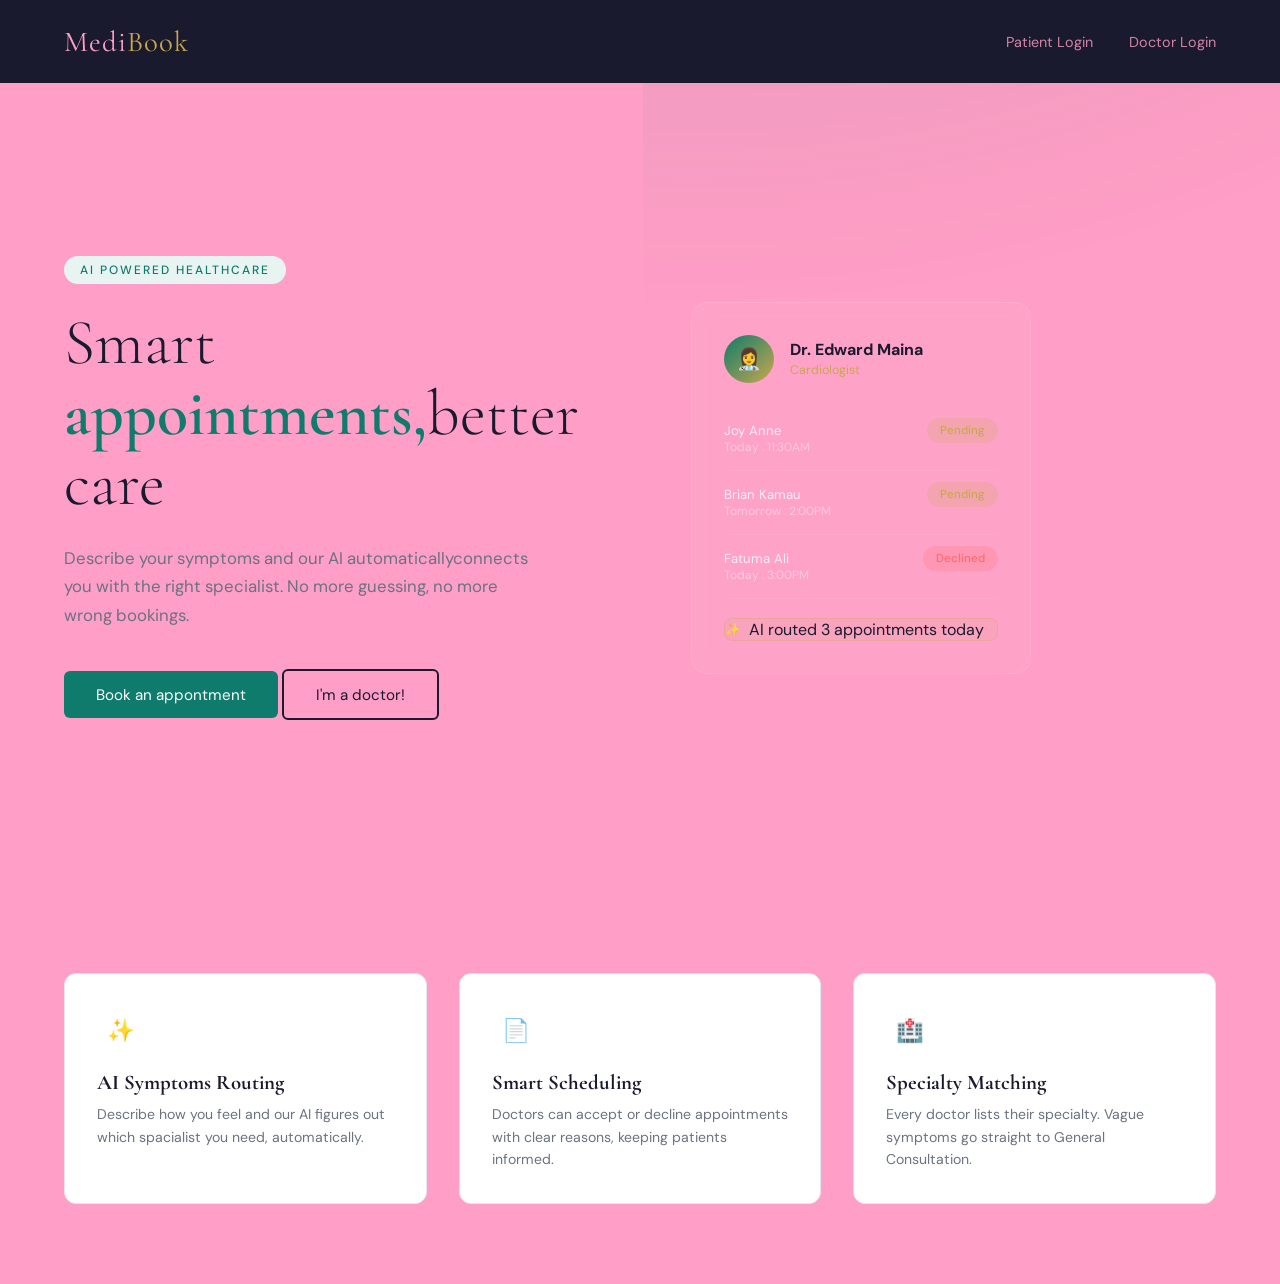
<file: index.html>
<!DOCTYPE html>
<html lang="en">
<head>
    <meta charset="UTF-8">
    <meta name="viewport" content="width=device-width, initial-scale=1.0">
    <title>MediBook - Smart Appointment System</title>
    <link rel="icon" href="data:image/svg+xml,<svg xmlns=%22http://www.w3.org/2000/svg%22 viewBox=%220 0 100 100%22><text y=%22.9em%22 font-size=%2290%22>🏥</text></svg>">
    <link rel="preconnect" href="https://fonts.googleapis.com">
    <link href="https://fonts.googleapis.com/css2?family=Cormorant+Garamond:wght@300;400;600&family=DM+Sans:wght@300;400;500&display=swap" rel="stylesheet">
    <link rel="stylesheet" href="styles.css">
</head>
<body>
     <nav>
        <div class ="logo">Medi<span>Book</span></div>
        <div class="nav-links">
            <a href="patient-login.html">Patient Login</a>
            <a href="doctor-login.html"> Doctor Login</a>
        </div>
     </nav>
     <section class="hero">
        <div class="hero-text">
            <div class="hero-tag">AI Powered Healthcare</div>
            <h1> Smart<span> appointments,</span>better care</h1>
            <p class="hero-sub">
                Describe your symptoms and our AI automaticallyconnects you with the right specialist.
                No more guessing, no more wrong bookings.
            </p>
            <div class="cta-group">
                <a href="patient-regiuster.html" class="btn-primary">Book an appontment</a>
                <a href="doctor-login.html" class="btn-outline"> I'm a doctor!</a>
            </div>
        </div>
        <div class="hero-visual">
            <div class="card-demo">
                <div class="card-demo-header">
                    <div class="doc-avatar">👩‍⚕️</div>
                    <div class="doc-info">
                        <h4> Dr. Edward Maina</h4>
                        <p>Cardiologist</p>
                    </div>
                </div>
                <div class="appt-row">
                    <div>
                        <div class="appt-name">Joy Anne</div>
                        <div class="appt-time">Today . 11:30AM</div>
                    </div>
                    <span class="status-badge status-pending">Pending</span>
                </div>
                <div class="appt-row">
                    <div>
                        <div class="appt-name">Brian Kamau</div>
                        <div class="appt-time">Tomorrow . 2:00PM</div>
                    </div>
                    <span class="status-badge status-pending">Pending</span>
                </div>
                <div class="appt-row">
                    <div>
                        <div class="appt-name">Fatuma Ali</div>
                        <div class="appt-time">Today . 3:00PM</div>
                    </div>
                    <span class="status-badge status-declined">Declined</span>
                </div>
                <div class="ai-badge">
                    <span>✨</span>AI routed 3 appointments today</span>
                </div>
            </div>
        </div>
</section>
<section class="features">
  <div class="feature-card">
    <div class="feature-icon">✨</div>
    <h3>AI Symptoms Routing</h3>
    <p>Describe how you feel and our AI figures out which spacialist you need, automatically.</p>
</div>
<div class="feature-card">
    <div class="feature-icon">📄</div>
    <h3>Smart Scheduling</h3>
    <p>Doctors can accept or decline appointments with clear reasons, keeping patients informed.</p>
</div>
<div class="feature-card">
    <div class="feature-icon">🏥</div>
    <h3>Specialty Matching</h3>
    <p>Every doctor lists their specialty. Vague symptoms go straight to General Consultation.</p>
</div>
</section>
</body>
</html>
</file>
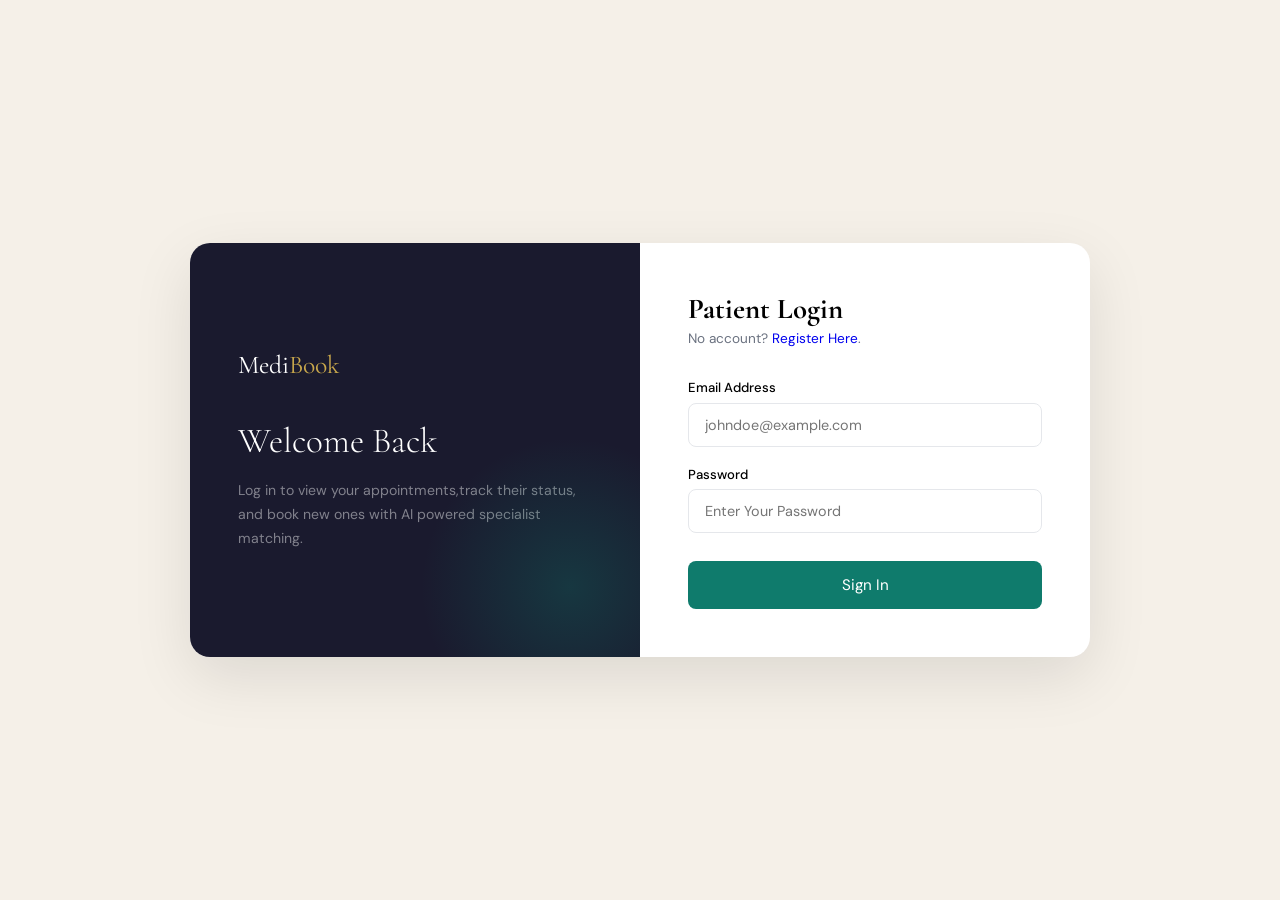
<file: patient-login.html>
<!DOCTYPE html>
<html lang="en">
<head>
    <meta charset="UTF-8">
    <meta name="viewport" content="width=device-width, initial-scale=1.0">
    <title>Medibook-Patient-login</title>
    <link href="https://fonts.googleapis.com/css2?family=Cormorant+Garamond:wght@300;400;600&family=DM+Sans:wght@300;400;500&display=swap" rel="stylesheet">
<link href="ploginstyle.css" rel="stylesheet">
</head>
<body>
    <div class="login-wrap">
        <div class="left">
            <div class="logo">Medi<span>Book</span></div>
            <h2>Welcome Back</h2>
            <p>Log in to view your appointments,track their status, and book new ones with AI powered specialist matching.</p>
        </div>
        <div class="right">
            <h3>Patient Login</h3>
            <p class="sub"> No account? <a href="patient-regiuster.html">Register Here</a>.</p>

            <div class="form-group">
                <label> Email Address</label>
                <input type="email" id="email" placeholder="johndoe@example.com">
                <div class="error-msg" id="emailErr">Enter Your Email</div>
            </div>
            <div class="form-group">
                <label>Password</label>
                <input type="password" id="password" placeholder="Enter Your Password"/>
                <div class="error-msg" id="passwordErr">Enter Your Password</div>
            </div>
            <button class="btn-primary" onclick="handleLogin()">Sign In</button>
            <div class="alert alert-error" id="errAlert">Incorrect email or password. Try again</div>
            <div class="alert alert-success" id="successAlert">Login successful! Redirecting...</div>
        </div>
    </div>
    <script src="loginscript.js"></script>
</body>
</html>
</file>
<file: styles.css>
:root{
    --cream:#FF9EC6;
    --dark: #1A1A2E;
    --teal:#0F7B6C;
    --gold: #C9A84C;
    --light-teal: #E8F4F2;
    --text-muted: #6B7280;
}
* {
    margin: 0;
    padding: 0;
    box-sizing: border-box;
}
body{
    font-family:'DM Sans', sans-serif;
    background: var(--cream);
    color: var(--dark);
    min-height: 100vh;
}
 nav{
    display: flex;
    justify-content: space-between;
    align-items: center;
    padding: 1.5rem 4rem;
    background: var(--dark);
    }
 .logo{
        font-family: 'Cormorant Garamond', serif;
        font-size: 1.8rem;
        color: var(--cream);
        letter-spacing: 1px;
    }
 .logo span{
        color: var(--gold);
    }
  .nav-links a{
        color: var(--cream);
        text-decoration: none;
        margin-left: 2rem;
        font-size: 0.9rem;
        opacity: 0.8;
        transition: opacity 0.2s;
    }
  .nav-links a:hover{
        opacity: 1;
        color: var(--gold);
    }
  .hero{
        display: grid;
        grid-template-columns: 1fr 1fr;
        min-height: 90vh;
        align-items: center;
    }
  .hero-text{
        padding: 5rem 4rem;
        animation: fadeUp 0.8s ease forwards;
    }
 .hero-tag{
        display: inline-block;
        background: var(--light-teal);
        color: var(--teal);
        font-size: 0.75rem;
        font-weight: 500;
        letter-spacing: 2px;
        text-transform: uppercase;
        padding: 0.4rem 1rem;
        border-radius: 20px;
        margin-bottom: 1.5rem;
    }
h1{
    font-family: 'Cormorant Garamond', serif;
    font-size: 4rem;
    line-height: 1.1;
    font-weight: 300;
    margin-bottom: 1.5rem;
}
h1 span{
    color: var(--teal);
    font-weight: 600;
}
.hero-sub{
    color: var(--text-muted);
    font-size: 1.05rem;
    line-height: 1.7;
    max-width: 480px;
    margin-bottom: 2.5rem;
}
.cta-group{
    display: felx;
    gap: 1rem;
    flex-wrap: wrap;
}
.btn-primary{
    background: var(--teal);
    color: white;
    padding: 0.85rem 2rem;
    border: none;
    border-radius: 6px;
    font-family: 'DM Sans', sans-serif;
    font-size: 0.95rem;
    cursor: pointer;
    text-decoration: none;
    transition: background 0.2s , transform 0.2s;
    display: inline-block;
}
.btn-primary:hover{
    background: #0a5c50;
    transform: translateY(-2px);
}
.btn-outline{
    background: transparent;
    color: var(--dark);
    padding: 0.85rem 2rem;
    border: 2px solid var(--dark);
    border-radius: 6px;
    font-family: 'DM Sans', sans-serif;
    font-size: 0.95rem;
    cursor: pointer;
    text-decoration: none;
    transition: all 0.2s;
    display: inline-block;
}
.btn-outline:hover{
    background: var(--dark);
    color: var(--cream);
}
.hero-visual{
    background: var(--drak);
    min-height: 90vh;
    display: flex;
    align-items: center;
    justify-content: cwnter;
    padding: 3rem;
    position: relative;
    overflow: hidden;
}
.hero-visual::before{
    content: '';
    position: absolute;
    top: 50;
    left: 50;
    width: 400%;
    height: 400%;
    background: radial-gradient(circle, rgba(15,123,108,0.3) 0%, transparent 70%);
   transform: translate(-50% , -50%);
}
.card-demo{
    background: rgba(255,255,255,0.05);
    border: 1px solid rgba(255,255,255,0.1);
    border-radius: 16px;
    padding: 2rem;
    width: 100%;
    max-width: 340px;
    backdrop-filter: blur(10px);
    animation: float 4s ease-in-out infinite
}
.card-demo-header{
    display: flex;
    align-items: center;
    gap: 1rem;
    margin-bottom: 1.5rem;
}
.doc-avatar{
    width: 50px;
    height: 48px;
    border-radius: 50%;
    background: linear-gradient(135deg, var(--teal), var(--gold));
    display: flex;
    align-items: center;
    justify-content: center;
    font-size: 1.3rem;
}
.doc-infor h4{color: white; font-size: 0.95rem;}
.doc-info p{color: var(--gold); font-size: 0.78rem; margin-top: 2px}
.status-badge{
    display: inline-block;
    padding: 0.3rem 0.8rem;
    border-radius: 20px;
    font-size: 0.72rem;
    font-weight: 500;
    margin-bottom: 1rem;
}
.status-confirmed{ background: rgba(15,123,108,0.2); color: #4ECDC4;}
.status-pending{ background: rgba(201,168,76,0.2); color: var(--gold);}
.status-declined{ background: rgba(255,99,99,0.2); color: #FF6B6B;}
.appt-row{
    display: flex;
    justify-content: space-between;
    align-items: center;
    padding: 0.7rem 0;
    border-bottom: 1px solid rgba(255,255,255,0.06);
}
.appt-row:last-child{
    border-bottom: none;
}
.appt-name{ color: rgba(255,255,255,0.8); font-size:0.82rem;}
.appt-time{ color: rgba(255,255,255,0.4); font-size: 0.75rem;}

.ai-badge{
    display: flex;
    align-items: center;
    gap: 0.5rem;
    background: rgba(201,168,76,0.1);
    border: 1px solid rgba(201,168,76,0.3);
    border-radius: 8px;
    padding: 0.6rem 1 rem;
    margin-top: 1.2rem;
}
.ai-badge span{
    color: var(--gold);
    font-size: 0.78rem;
}
.features{
    padding: 5rem 4rem;
    display: grid;
    grid-template-columns: repeat(3, 1fr);
    gap: 2rem;
}
.feature-card{
    background: white;
    border-radius: 12px;
    padding: 2rem;
    border: 1px solid #E5E7EB;
    transition: transform 0.2s, box-shadow 0.2s;
}
.feature-card:hover{
    transform: translateY(-4px);
    box-shadow: 0 12px 30px rgba(0,0,0,0.08);
}
.feature-icon{
    width: 48px;
    height: 48px;
    background: var(--light-tealteal);
    display: flex;
    align-items: center;
    justify-content: center;
    border-radius: 10px;
    font-size: 1.4rem;
    margin-bottom: 1rem;
}
.feature-card h3{
    font-family: 'Cormorant Garamond', serif;
    font-size: 1.3rem;
    margin-bottom: 0.5rem;
}
.feature-card p{
    color: var(--text-muted);
    font-size: 0.88rem;
    line-height: 1.6;
}

@keyframes fadeUp{
    from{
        opacity: 0;
        transform: translateY(30px);
    }
    to{
        opacity: 1;
        transform: translateY(0);
    }
}
@keyframes float{
    0%, 100%{
        transform: translateY(0);
    }
    50%{
        transform: translateY(-12px);
    }
}
@media (max-width: 768px){
    .hero{
        grid-template-columns: 1fr;
    }
    .hero-visual{
        min-height: 400px;
    }
    .h1{
        font-size: 2.8rem;
    }
    .hero-text{
        padding: 3rem 1.5rem;
    }
    .features{
        grid-template-columns: 1fr;
        padding: 3rem 1.5rem;
    }
    nav{ padding: 1rem 1.5rem;}
}
</file>
<file: ploginstyle.css>
:root{
    --cream: #F5F0E8; --dark:#1A1A2E; 
    --teal: #0F7B6C; --gold: #C9A84C;
    --light-teal: #E8F4F2; --text-muted: #6B7280;
    --error: #EF4444;
}
*{ margin: 0; padding: 0; box-sizing: border-box;}
body{ 
    font-family: 'DM Sans', sans-serif;
    background: var(--cream);
    min-height:100vh;
    display: flex;
    align-items: center;
    justify-content: center;
}
.login-wrap{
    display: grid;
    grid-template-columns: 1fr 1fr;
    max-width: 900px;
    width:90%;
    background: white;
    border-radius: 20px;
    overflow: hidden;
    box-shadow: 0 20px 60px rgba(0,0,0,0.1);
    animation: fadeUp 0.6s ease forwards;
}
.left{
    background: var(--dark);
    padding: 3rem;
    display: flex;
    flex-direction: column;
    justify-content: center;
    position:relative;
    overflow: hidden;
}
.left::after{
    content: '';
    position:absolute;
    width: 300px; height: 300px;
    background: radial-gradient(circle, rgba(15,123,108,0.3)0%,transparent 70%);
    bottom: -80px; right: -80px;
}
.logo {
    font-family: 'Cormorant Garamond',serif;
    font-size: 1.6rem;
    color: white;
    margin-bottom: 2.5rem;
}
.logo span {
    color:var(--gold);
}
.left h2 {
    font-family: 'Cormorant Garamond', serif;
    font-size: 2.2rem;
    color:white;
    font-weight: 300;
    line-height: 1.2;
    margin-bottom: 1rem;
}
.left p{ color: rgba(255,255,255,0.45);
font-size: 0.88rem;
line-height: 1.7;
}
.right{
    padding:3rem;
    display: flex;
    flex-direction: column;
    justify-content: center;
}
.right h3{
    font-family: 'Cormorant Garamond', serif;
    font-size:1.8rem;
    margin-bottom: 0.3rem;
}
.sub{
    color: var(--text-muted);
    font-size: 0.85rem;
    margin-bottom: 2rem;
}
.sub a{
    color: var(teal);
    text-decoration: none;
}
.form-group{
    margin-bottom: 1.2rem;
}
label{
    display: block;
    font-size:0.82rem;
    font-weight: 500;
    margin-bottom:0.4rem;
}
input{
    width: 100%;
    padding: 0.75rem 1rem;
    border: 1.5px solid #E5E7EB;
    border-radius: 8px;
    font-family:'DM Sans', sans-serif;
    font-size:0.9rem;
    outline: none;
    transition:border-color 0.2s;
}
input:focus {border-color: var(--teal);}
input.error{border-color: var(--error);}
.error-msg{ color: var(--error); font-size:0.75rem;margin-top:0.3rem;display:none;}
.btn-primary{
    width: 100%; padding: 0.9rem;
    background: var(--teal); color: white; border: none;
    border-radius: 8px; font-family:'DM Sans', Sans-serif;
    font-size: 0.95rem; cursor:pointer; margin-top:0.5rem;
    transition: background 0.2s;
}
.btn-primary:hover{background: #0a5c50;}
.alert{
    padding: 0.8rem 1rem; border-radius: 8px;
    font-size: 0.84rem; margin-top: 1rem; display: none;
}
.alert-error{background: #FEF2F2; border: 1px solid #FCA5A5; color: #DC2626;}
.alert-success{ background: var(--light-teal); border:1px solid var(--teal); color: var(--teal);}
@keyframes fadeUp{ 
    from{
        opacity: 0;
        transform: translateY(20px);
    }
    to{
        opacity:1;
        transform:translateY(0);
    }
}
@media(max-width:600px) {
    login-wrap{grid-template-columns:1fr;} 
    .left{display:none;}
}
</file>
